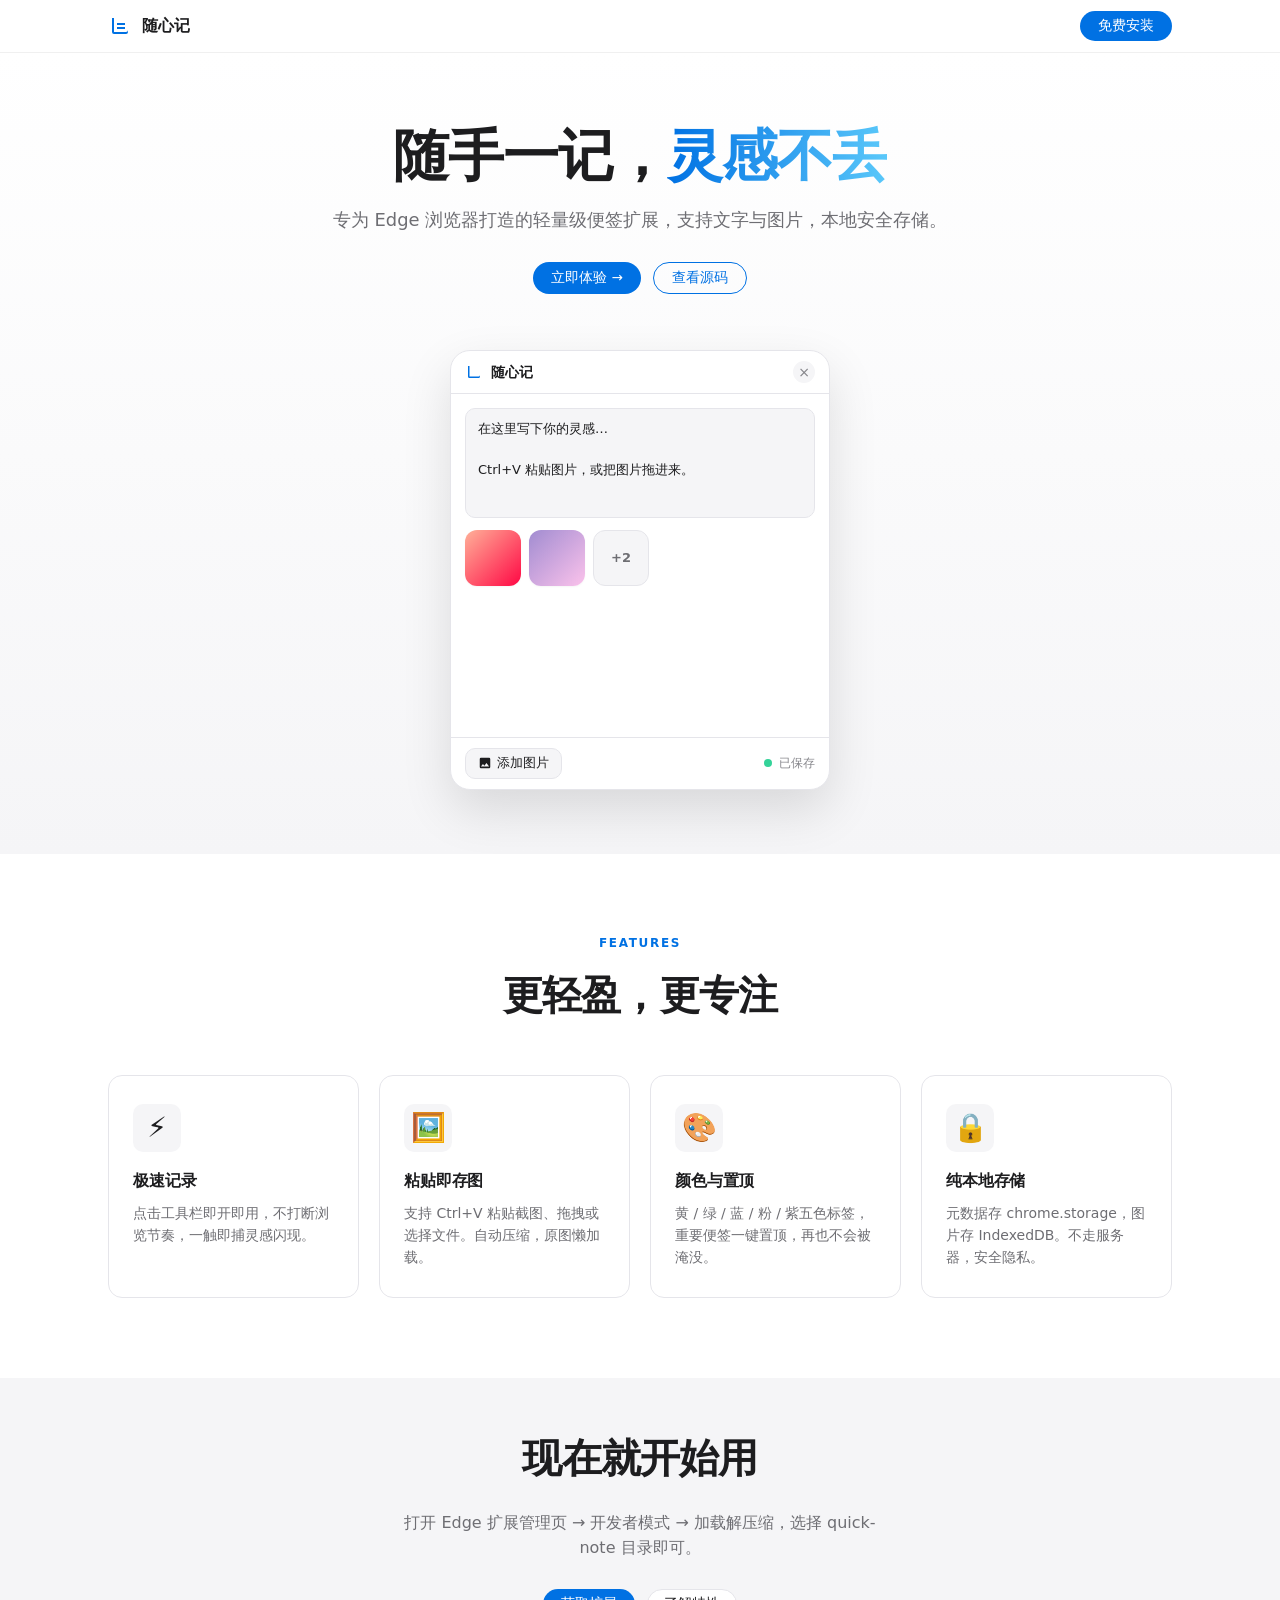
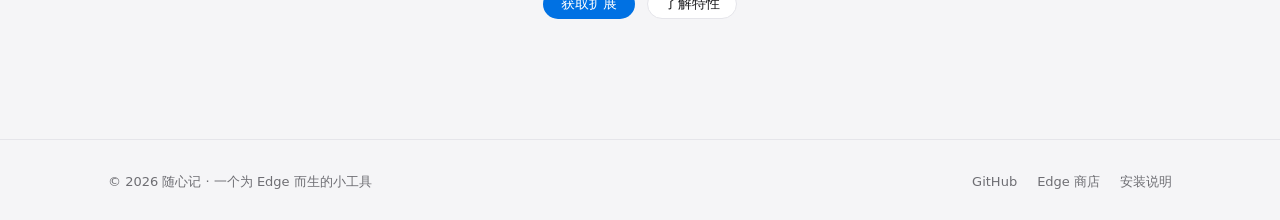
<file: edgeopen/index.html>
<!DOCTYPE html>
<html lang="zh-CN">
<head>
<meta charset="utf-8">
<meta name="viewport" content="width=device-width, initial-scale=1">
<title>随心记 · 专为 Edge 打造的轻量级便签扩展</title>
<meta name="description" content="随心记 — 专为 Edge 浏览器打造的轻量级便签扩展，支持文字与图片，本地安全存储。">
<style>
/* ====== 设计令牌 ====== */
:root {
  /* Apple 风格纯净蓝主色 */
  --brand: #0071E3;
  --brand-hover: #0077ED;
  --brand-soft: #E8F1FD;

  /* 文本 */
  --text: #1D1D1F;
  --text-secondary: #6E6E73;
  --text-tertiary: #86868B;

  /* 背景 */
  --bg: #FFFFFF;
  --bg-alt: #F5F5F7;
  --bg-elevated: #FFFFFF;

  /* 边框 / 分隔 */
  --border: #E5E5EA;
  --border-soft: rgba(0,0,0,.06);

  /* 阴影 */
  --shadow-xs: 0 1px 2px rgba(0,0,0,.04);
  --shadow-sm: 0 4px 12px rgba(0,0,0,.06);
  --shadow-md: 0 10px 30px rgba(0,0,0,.08);
  --shadow-lg: 0 20px 50px rgba(0,0,0,.12);

  /* 圆角 */
  --radius-xs: 6px;
  --radius-sm: 10px;
  --radius-md: 14px;
  --radius-lg: 20px;
  --radius-xl: 28px;
}

/* ====== 深色模式 ====== */
@media (prefers-color-scheme: dark) {
  :root {
    --brand: #0A84FF;
    --brand-hover: #409CFF;
    --brand-soft: rgba(10,132,255,.15);

    --text: #F5F5F7;
    --text-secondary: #A1A1A6;
    --text-tertiary: #6E6E73;

    --bg: #000000;
    --bg-alt: #1C1C1E;
    --bg-elevated: #2C2C2E;

    --border: #38383A;
    --border-soft: rgba(255,255,255,.08);

    --shadow-xs: 0 1px 2px rgba(0,0,0,.4);
    --shadow-sm: 0 4px 12px rgba(0,0,0,.45);
    --shadow-md: 0 10px 30px rgba(0,0,0,.55);
    --shadow-lg: 0 20px 50px rgba(0,0,0,.7);
  }
}

/* ====== 基础重置 ====== */
*, *::before, *::after { box-sizing: border-box; margin: 0; padding: 0; }
html { scroll-behavior: smooth; }
body {
  font-family: system-ui, -apple-system, "SF Pro Display", "Segoe UI",
    "PingFang SC", "Microsoft YaHei", sans-serif;
  font-size: 16px;
  line-height: 1.6;
  color: var(--text);
  background: var(--bg);
  -webkit-font-smoothing: antialiased;
  -moz-osx-font-smoothing: grayscale;
  min-height: 100vh;
}
img, svg { display: block; max-width: 100%; }
button { font-family: inherit; cursor: pointer; border: none; background: none; }
a { color: inherit; text-decoration: none; }

/* ====== 布局容器 ====== */
.container {
  max-width: 1120px;
  margin: 0 auto;
  padding: 0 28px;
}

/* ====== 顶部导航 ====== */
.nav {
  position: sticky;
  top: 0;
  z-index: 50;
  background: rgba(255,255,255,.8);
  backdrop-filter: saturate(180%) blur(20px);
  -webkit-backdrop-filter: saturate(180%) blur(20px);
  border-bottom: 1px solid var(--border-soft);
}
@media (prefers-color-scheme: dark) {
  .nav { background: rgba(0,0,0,.72); }
}
.nav-inner {
  display: flex;
  align-items: center;
  justify-content: space-between;
  height: 52px;
}
.brand {
  display: flex;
  align-items: center;
  gap: 10px;
  font-weight: 600;
  font-size: 16px;
  color: var(--text);
}
.brand-icon {
  width: 24px;
  height: 24px;
  color: var(--brand);
}
.brand-name { letter-spacing: .01em; }

/* ====== 按钮 ====== */
.btn {
  display: inline-flex;
  align-items: center;
  gap: 6px;
  padding: 8px 18px;
  border-radius: 980px;
  font-size: 13.5px;
  font-weight: 500;
  line-height: 1;
  transition: transform .2s ease, box-shadow .2s ease, background .2s ease, color .2s ease;
}
.btn-primary {
  background: var(--brand);
  color: #fff;
}
.btn-primary:hover {
  background: var(--brand-hover);
  transform: translateY(-1px);
  box-shadow: var(--shadow-sm);
}
.btn-primary:active { transform: translateY(0); }

.btn-secondary {
  background: transparent;
  color: var(--brand);
  border: 1px solid var(--brand);
}
.btn-secondary:hover {
  background: var(--brand-soft);
  transform: translateY(-1px);
}

.btn-ghost {
  background: var(--bg-elevated);
  color: var(--text);
  border: 1px solid var(--border);
  padding: 7px 16px;
}
.btn-ghost:hover {
  transform: translateY(-1px);
  box-shadow: var(--shadow-xs);
  border-color: var(--text-tertiary);
}

/* ====== Hero ====== */
.hero {
  padding: 72px 0 64px;
  text-align: center;
  background: linear-gradient(180deg, transparent 0%, var(--bg-alt) 100%);
}
.hero-title {
  font-size: clamp(36px, 5vw, 56px);
  font-weight: 700;
  line-height: 1.12;
  letter-spacing: -.02em;
  margin-bottom: 18px;
}
.hero-title .highlight {
  color: var(--brand);
  background: linear-gradient(90deg, var(--brand), #5AC8FA);
  -webkit-background-clip: text;
  background-clip: text;
  color: transparent;
}
.hero-subtitle {
  font-size: clamp(15px, 1.4vw, 18px);
  color: var(--text-secondary);
  max-width: 620px;
  margin: 0 auto 28px;
  line-height: 1.6;
}
.hero-actions {
  display: flex;
  justify-content: center;
  gap: 12px;
  margin-bottom: 56px;
  flex-wrap: wrap;
}

/* ====== 弹窗预览（纯 CSS 复刻的扩展 popup） ====== */
.popup-mockup {
  width: 380px;
  height: 440px;
  margin: 0 auto;
  background: var(--bg-elevated);
  border-radius: var(--radius-lg);
  box-shadow: var(--shadow-lg);
  overflow: hidden;
  border: 1px solid var(--border);
  text-align: left;
  font-size: 13px;
  display: flex;
  flex-direction: column;
  animation: floaty 6s ease-in-out infinite;
}
@keyframes floaty {
  0%, 100% { transform: translateY(0); }
  50%      { transform: translateY(-6px); }
}

.popup-head {
  display: flex;
  align-items: center;
  justify-content: space-between;
  padding: 10px 14px;
  border-bottom: 1px solid var(--border);
  flex-shrink: 0;
}
.popup-title {
  display: flex;
  align-items: center;
  gap: 8px;
  font-weight: 600;
  font-size: 14px;
}
.popup-title-icon {
  width: 18px;
  height: 18px;
  color: var(--brand);
}
.popup-close {
  width: 22px; height: 22px;
  border-radius: 50%;
  background: var(--bg-alt);
  color: var(--text-tertiary);
  display: inline-flex;
  align-items: center;
  justify-content: center;
  font-size: 14px;
  line-height: 1;
}

.popup-body {
  flex: 1;
  padding: 14px;
  display: flex;
  flex-direction: column;
  gap: 12px;
}
.popup-input {
  width: 100%;
  min-height: 110px;
  border: 1px solid var(--border);
  border-radius: var(--radius-sm);
  padding: 10px 12px;
  font-family: inherit;
  font-size: 13px;
  color: var(--text);
  background: var(--bg-alt);
  line-height: 1.55;
  resize: none;
}
.popup-input::placeholder { color: var(--text-tertiary); }

.popup-thumbs {
  display: flex;
  gap: 8px;
}
.popup-thumb {
  width: 56px;
  height: 56px;
  border-radius: 12px;
  flex-shrink: 0;
  position: relative;
  overflow: hidden;
  box-shadow: var(--shadow-xs);
}
.popup-thumb:nth-child(1) {
  background: linear-gradient(135deg, #FFB199, #FF0844);
}
.popup-thumb:nth-child(2) {
  background: linear-gradient(135deg, #A18CD1, #FBC2EB);
}
.popup-thumb:nth-child(3) {
  background: linear-gradient(135deg, #84fab0, #8fd3f4);
}
.popup-thumb-more {
  width: 56px;
  height: 56px;
  border-radius: 12px;
  background: var(--bg-alt);
  color: var(--text-secondary);
  font-size: 13px;
  font-weight: 600;
  display: inline-flex;
  align-items: center;
  justify-content: center;
  flex-shrink: 0;
  border: 1px solid var(--border);
}

.popup-footer {
  padding: 10px 14px;
  border-top: 1px solid var(--border);
  display: flex;
  align-items: center;
  gap: 8px;
  flex-shrink: 0;
}
.popup-btn {
  display: inline-flex;
  align-items: center;
  gap: 5px;
  padding: 6px 12px;
  border-radius: var(--radius-sm);
  font-size: 12.5px;
  background: var(--bg-alt);
  color: var(--text);
  border: 1px solid var(--border);
}
.popup-btn:hover { border-color: var(--text-tertiary); }
.popup-saved {
  margin-left: auto;
  font-size: 11.5px;
  color: var(--text-tertiary);
}
.popup-dot {
  width: 8px; height: 8px; border-radius: 50%;
  background: #34D399;
  display: inline-block;
  animation: pulse 2s ease-in-out infinite;
}
@keyframes pulse {
  0%, 100% { opacity: 1; }
  50%      { opacity: .4; }
}

/* ====== 功能特性 ====== */
.features {
  padding: 80px 0;
  background: var(--bg);
}
.section-label {
  text-align: center;
  color: var(--brand);
  font-size: 12px;
  font-weight: 600;
  letter-spacing: .14em;
  text-transform: uppercase;
  margin-bottom: 10px;
}
.section-title {
  text-align: center;
  font-size: clamp(28px, 3.4vw, 40px);
  font-weight: 700;
  letter-spacing: -.02em;
  margin-bottom: 48px;
}

.feature-grid {
  display: grid;
  grid-template-columns: repeat(4, 1fr);
  gap: 20px;
}
.feature-card {
  background: var(--bg-elevated);
  border: 1px solid var(--border);
  border-radius: var(--radius-md);
  padding: 28px 24px;
  transition: transform .25s ease, box-shadow .25s ease;
}
.feature-card:hover {
  transform: translateY(-4px);
  box-shadow: var(--shadow-md);
}
.feature-icon {
  font-size: 28px;
  margin-bottom: 14px;
  width: 48px; height: 48px;
  display: inline-flex;
  align-items: center;
  justify-content: center;
  border-radius: var(--radius-sm);
  background: var(--bg-alt);
  margin-bottom: 16px;
}
.feature-card h3 {
  font-size: 16px;
  font-weight: 600;
  margin-bottom: 8px;
  letter-spacing: -.01em;
}
.feature-card p {
  font-size: 14px;
  color: var(--text-secondary);
  line-height: 1.6;
}

/* ====== 底部 ====== */
.footer {
  padding: 32px 0 28px;
  border-top: 1px solid var(--border);
  background: var(--bg-alt);
}
.footer-inner {
  display: flex;
  justify-content: space-between;
  align-items: center;
  flex-wrap: wrap;
  gap: 16px;
  font-size: 13px;
  color: var(--text-secondary);
}
.footer-links {
  display: flex;
  gap: 20px;
}
.footer-links a {
  color: var(--text-secondary);
  transition: color .15s;
}
.footer-links a:hover { color: var(--brand); }

/* ====== 响应式 ====== */
@media (max-width: 900px) {
  .feature-grid {
    grid-template-columns: repeat(2, 1fr);
  }
}
@media (max-width: 640px) {
  .hero { padding: 48px 0 40px; }
  .popup-mockup { width: 320px; height: 400px; }
  .feature-grid {
    grid-template-columns: 1fr;
  }
  .nav-inner { height: 48px; }
  .btn { padding: 7px 14px; font-size: 13px; }
  .footer-inner { flex-direction: column; text-align: center; }
}

/* ====== 平滑入场 ====== */
.fade-in {
  animation: fadeUp .7s ease-out both;
}
@keyframes fadeUp {
  from { opacity: 0; transform: translateY(12px); }
  to   { opacity: 1; transform: translateY(0); }
}
</style>
</head>

<body>

<!-- ========== 顶部导航 ========== -->
<nav class="nav">
  <div class="container nav-inner">
    <a href="#" class="brand">
      <!-- 内联 SVG 便签图标 -->
      <svg class="brand-icon" viewBox="0 0 24 24" aria-hidden="true">
        <path fill="currentColor" d="M4 4h12a4 4 0 0 1 4 4v10a2 2 0 0 1-2 2H6a2 2 0 0 1-2-2V4zm2 0v14h12a2 2 0 0 0 2-2V8a4 4 0 0 0-4-4H6zm3 5h8v2H9V9zm0 4h8v2H9v-2z"/>
      </svg>
      <span class="brand-name">随心记</span>
    </a>
    <a href="#install" class="btn btn-primary">免费安装</a>
  </div>
</nav>

<!-- ========== Hero 首屏 ========== -->
<section class="hero">
  <div class="container">
    <h1 class="hero-title fade-in">
      随手一记，<span class="highlight">灵感不丢</span>
    </h1>
    <p class="hero-subtitle fade-in">
      专为 Edge 浏览器打造的轻量级便签扩展，支持文字与图片，本地安全存储。
    </p>

    <div class="hero-actions fade-in">
      <a href="#install" class="btn btn-primary">立即体验 →</a>
      <a href="#" class="btn btn-secondary">查看源码</a>
    </div>

    <!-- ========== 扩展弹窗复刻 ========== -->
    <div class="popup-mockup fade-in" aria-hidden="true">
      <div class="popup-head">
        <span class="popup-title">
          <svg class="popup-title-icon" viewBox="0 0 24 24" aria-hidden="true">
            <path fill="currentColor" d="M4 4h12a4 4 0 0 1 4 4v10a2 2 0 0 1-2 2H6a2 2 0 0 1-2-2V4zm2 0v14h12a2 2 0 0 0 2-2V8a4 4 0 0 0-4-4H6z"/>
          </svg>
          随心记
        </span>
        <span class="popup-close">×</span>
      </div>

      <div class="popup-body">
        <textarea class="popup-input" readonly>在这里写下你的灵感…

Ctrl+V 粘贴图片，或把图片拖进来。</textarea>

        <div class="popup-thumbs">
          <div class="popup-thumb"></div>
          <div class="popup-thumb"></div>
          <div class="popup-thumb-more">+2</div>
        </div>
      </div>

      <div class="popup-footer">
        <button class="popup-btn">
          <svg width="14" height="14" viewBox="0 0 24 24" aria-hidden="true">
            <path fill="currentColor" d="M21 19V5a2 2 0 0 0-2-2H5a2 2 0 0 0-2 2v14a2 2 0 0 0 2 2h14a2 2 0 0 0 2-2zM8.5 13.5l2.5 3 3.5-4.5 4.5 6H5l3.5-4.5z"/>
          </svg>
          添加图片
        </button>
        <span class="popup-saved">
          <span class="popup-dot"></span> &nbsp;已保存
        </span>
      </div>
    </div>
  </div>
</section>

<!-- ========== 功能特性 ========== -->
<section class="features" id="features">
  <div class="container">
    <div class="section-label">Features</div>
    <h2 class="section-title">更轻盈，更专注</h2>

    <div class="feature-grid">
      <article class="feature-card">
        <div class="feature-icon">⚡</div>
        <h3>极速记录</h3>
        <p>点击工具栏即开即用，不打断浏览节奏，一触即捕灵感闪现。</p>
      </article>

      <article class="feature-card">
        <div class="feature-icon">🖼️</div>
        <h3>粘贴即存图</h3>
        <p>支持 Ctrl+V 粘贴截图、拖拽或选择文件。自动压缩，原图懒加载。</p>
      </article>

      <article class="feature-card">
        <div class="feature-icon">🎨</div>
        <h3>颜色与置顶</h3>
        <p>黄 / 绿 / 蓝 / 粉 / 紫五色标签，重要便签一键置顶，再也不会被淹没。</p>
      </article>

      <article class="feature-card">
        <div class="feature-icon">🔒</div>
        <h3>纯本地存储</h3>
        <p>元数据存 chrome.storage，图片存 IndexedDB。不走服务器，安全隐私。</p>
      </article>
    </div>
  </div>
</section>

<!-- ========== 安装 ========== -->
<section style="padding: 48px 0 64px; background: var(--bg-alt);" id="install">
  <div class="container" style="text-align:center;">
    <h2 class="section-title" style="margin-bottom:20px;">现在就开始用</h2>
    <p style="color: var(--text-secondary); margin-bottom: 28px; max-width: 480px; margin-left:auto; margin-right:auto;">
      打开 Edge 扩展管理页 → 开发者模式 → 加载解压缩，选择 quick-note 目录即可。
    </p>
    <div class="hero-actions">
      <a href="#" class="btn btn-primary">获取扩展</a>
      <a href="#features" class="btn btn-ghost">了解特性</a>
    </div>
  </div>
</section>

<!-- ========== 页脚 ========== -->
<footer class="footer">
  <div class="container footer-inner">
    <span>© 2026 随心记 · 一个为 Edge 而生的小工具</span>
    <div class="footer-links">
      <a href="#" target="_blank" rel="noopener">GitHub</a>
      <a href="#" target="_blank" rel="noopener">Edge 商店</a>
      <a href="#" id="install-hint">安装说明</a>
    </div>
  </div>
</footer>

<script>
// ======== 底部安装说明提示 ========
document.getElementById('install-hint').addEventListener('click', (e) => {
  e.preventDefault();
  alert('把 quick-note 文件夹拖到 Edge 的 edge://extensions 页面即可完成安装。');
});

// ======== 卡片入场（IntersectionObserver 懒动画） ========
const cards = document.querySelectorAll('.feature-card');
if ('IntersectionObserver' in window) {
  const io = new IntersectionObserver((entries) => {
    entries.forEach((entry) => {
      if (entry.isIntersecting) {
        entry.target.classList.add('fade-in');
        io.unobserve(entry.target);
      }
    });
  }, { threshold: 0.12 });
  cards.forEach(c => io.observe(c));
} else {
  cards.forEach(c => c.classList.add('fade-in'));
}
</script>

</body>
</html>
</file>
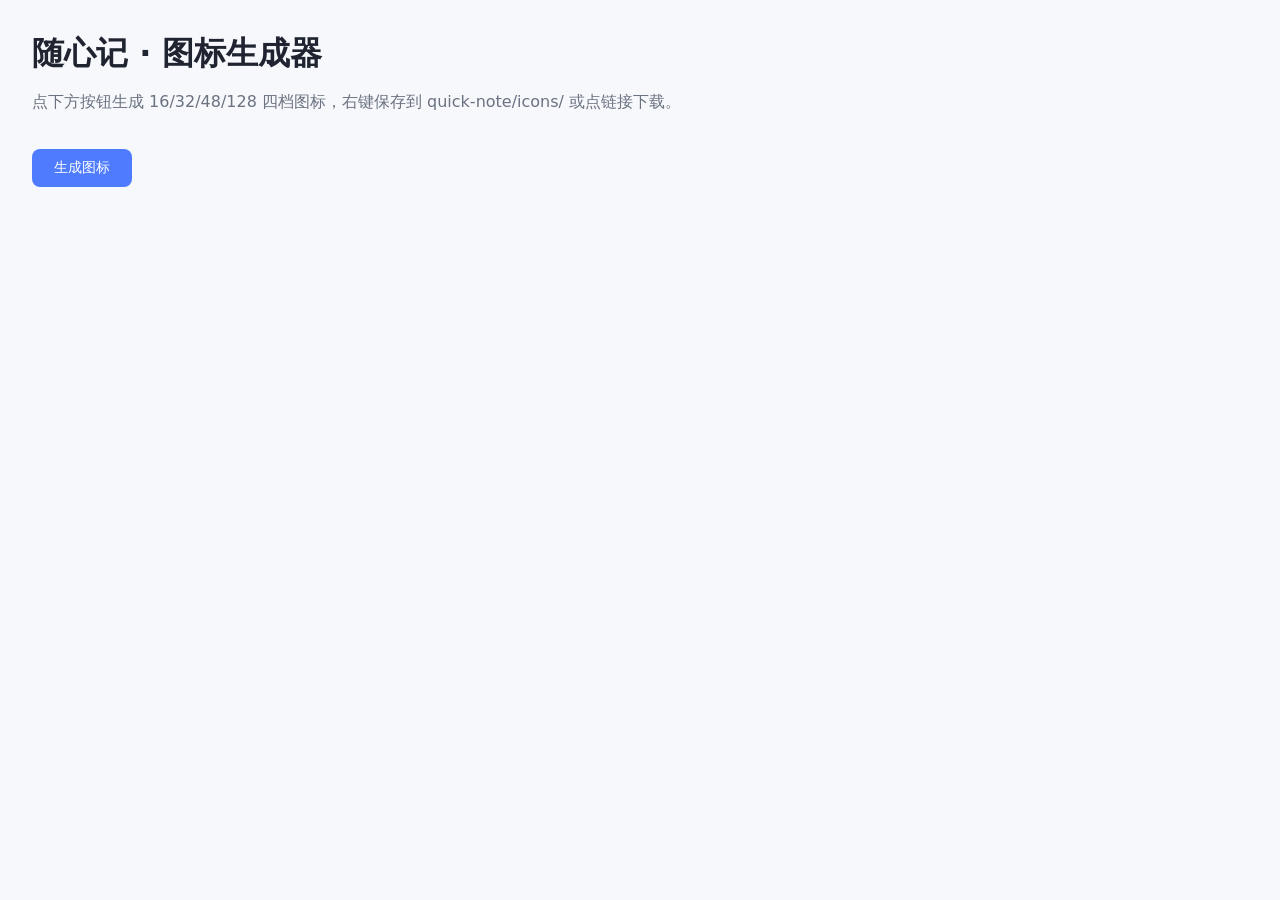
<file: edgeopen/quick-note/make-icons.html>
<!doctype html>
<html lang="zh-CN">
<head>
  <meta charset="utf-8">
  <title>随心记 · 图标生成器</title>
  <style>
    body { font-family: system-ui, sans-serif; padding: 24px; background: #F7F8FC; color: #1F2430; }
    h1 { margin: 0 0 6px; }
    p { color: #6B7280; }
    .row { display: flex; gap: 24px; margin-top: 24px; flex-wrap: wrap; }
    .card { background: #fff; padding: 14px; border-radius: 10px; box-shadow: 0 1px 3px rgba(0,0,0,.08); text-align: center; }
    canvas { display: block; background: #fff; border-radius: 8px; }
    button { margin-top: 20px; padding: 10px 22px; font-size: 14px; border: none; background: #4F7CFF; color: #fff; border-radius: 8px; cursor: pointer; }
    button:hover { background: #3B6BF0; }
    .dl-list { margin-top: 14px; display: flex; gap: 10px; flex-wrap: wrap; }
    .dl-list a { padding: 6px 14px; background: #EEF2FF; color: #4F7CFF; border-radius: 6px; text-decoration: none; font-size: 13px; }
    .dl-list a:hover { background: #4F7CFF; color: #fff; }
  </style>
</head>
<body>
  <h1>随心记 · 图标生成器</h1>
  <p>点下方按钮生成 16/32/48/128 四档图标，右键保存到 quick-note/icons/ 或点链接下载。</p>
  <button id="gen">生成图标</button>
  <div class="row" id="row"></div>
  <div class="dl-list" id="dl" hidden></div>
  <script>
    function drawIcon(size) {
      const c = document.createElement('canvas');
      c.width = size; c.height = size;
      const ctx = c.getContext('2d');

      // 背景圆角方块
      const pad = size * 0.08;
      const radius = size * 0.22;
      const grad = ctx.createLinearGradient(0, 0, size, size);
      grad.addColorStop(0, '#4F7CFF');
      grad.addColorStop(1, '#6B8EFF');
      ctx.fillStyle = grad;
      roundRect(ctx, pad, pad, size - pad * 2, size - pad * 2, radius);
      ctx.fill();

      // 笔记本图形
      const cx = size / 2, cy = size / 2;
      const w = size * 0.54, h = size * 0.6;
      const x = cx - w / 2, y = cy - h / 2 + size * 0.02;

      ctx.fillStyle = '#FFFFFF';
      roundRect(ctx, x, y, w, h, size * 0.06);
      ctx.fill();

      // 顶部蓝色标签
      ctx.fillStyle = '#4F7CFF';
      roundRect(ctx, x, y, w, h * 0.24, size * 0.06);
      ctx.fill();
      // 补圆角上方
      ctx.fillStyle = '#4F7CFF';
      ctx.fillRect(x, y + h * 0.18, w, h * 0.08);

      // 横线
      ctx.strokeStyle = '#C5CCDC';
      ctx.lineWidth = Math.max(1, size * 0.015);
      const lines = 3;
      for (let i = 1; i <= lines; i++) {
        const ly = y + h * (0.38 + i * 0.14);
        ctx.beginPath();
        ctx.moveTo(x + w * 0.15, ly);
        ctx.lineTo(x + w * 0.85, ly);
        ctx.stroke();
      }

      // 加号角标
      const badgeR = size * 0.11;
      const bx = size - pad - badgeR, by = pad + badgeR;
      ctx.fillStyle = '#10B981';
      ctx.beginPath();
      ctx.arc(bx, by, badgeR, 0, Math.PI * 2);
      ctx.fill();
      ctx.fillStyle = '#fff';
      ctx.fillRect(bx - size * 0.04, by - size * 0.008, size * 0.08, size * 0.016);
      ctx.fillRect(bx - size * 0.008, by - size * 0.04, size * 0.016, size * 0.08);

      return c;
    }
    function roundRect(ctx, x, y, w, h, r) {
      r = Math.min(r, w / 2, h / 2);
      ctx.beginPath();
      ctx.moveTo(x + r, y);
      ctx.lineTo(x + w - r, y);
      ctx.quadraticCurveTo(x + w, y, x + w, y + r);
      ctx.lineTo(x + w, y + h - r);
      ctx.quadraticCurveTo(x + w, y + h, x + w - r, y + h);
      ctx.lineTo(x + r, y + h);
      ctx.quadraticCurveTo(x, y + h, x, y + h - r);
      ctx.lineTo(x, y + r);
      ctx.quadraticCurveTo(x, y, x + r, y);
      ctx.closePath();
    }
    function download(canvas, name) {
      const a = document.createElement('a');
      a.href = canvas.toDataURL('image/png');
      a.download = name;
      a.textContent = name;
      return a;
    }

    document.getElementById('gen').onclick = () => {
      const row = document.getElementById('row');
      const dl = document.getElementById('dl');
      row.innerHTML = '';
      dl.innerHTML = '';
      dl.hidden = false;
      [16, 32, 48, 128].forEach(s => {
        const card = document.createElement('div');
        card.className = 'card';
        const c = drawIcon(s);
        c.style.width = s * 2 + 'px';
        c.style.height = s * 2 + 'px';
        card.appendChild(c);
        const label = document.createElement('div');
        label.style.marginTop = '8px';
        label.style.color = '#6B7280';
        label.textContent = `icon${s}.png`;
        card.appendChild(label);
        row.appendChild(card);

        const a = download(c, `icon${s}.png`);
        dl.appendChild(a);
      });
    };
  </script>
</body>
</html>
</file>
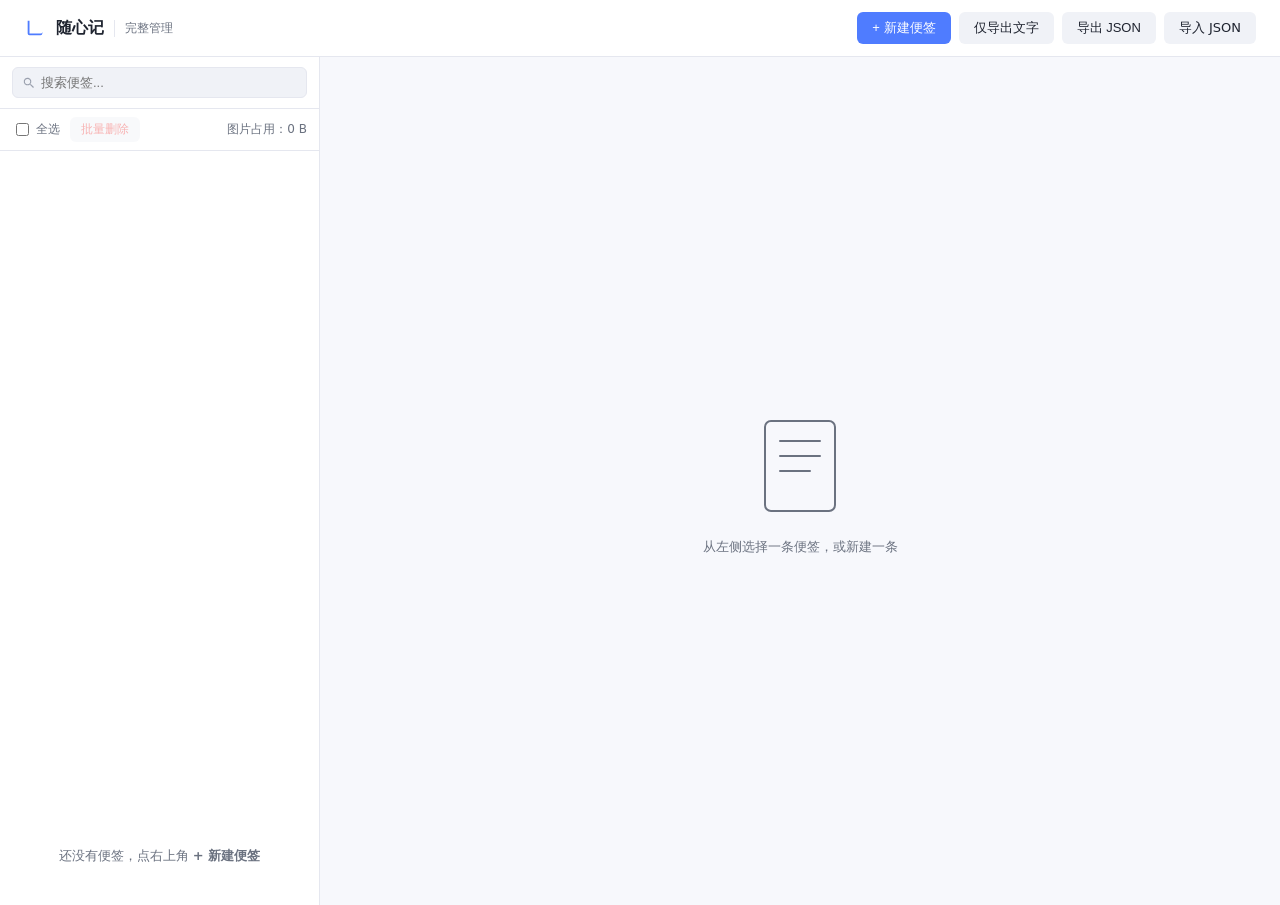
<file: edgeopen/quick-note/manager.html>
<!doctype html>
<html lang="zh-CN">
<head>
  <meta charset="utf-8">
  <meta name="viewport" content="width=device-width, initial-scale=1">
  <link rel="stylesheet" href="manager.css">
  <title>随心记 · 管理</title>
</head>
<body>
  <header class="m-topbar">
    <div class="m-brand">
      <svg viewBox="0 0 24 24" width="22" height="22" aria-hidden="true">
        <path fill="currentColor" d="M4 4h12a4 4 0 0 1 4 4v10a2 2 0 0 1-2 2H6a2 2 0 0 1-2-2V4zm2 0v14h12a2 2 0 0 0 2-2V8a4 4 0 0 0-4-4H6z"/>
      </svg>
      <h1>随心记</h1>
      <span class="m-sub">完整管理</span>
    </div>
    <div class="m-actions">
      <button class="btn" id="btn-new">+ 新建便签</button>
      <button class="btn btn-secondary" id="btn-export-text">仅导出文字</button>
      <button class="btn btn-secondary" id="btn-export">导出 JSON</button>
      <label class="btn btn-secondary file-label">
        导入 JSON
        <input type="file" id="file-import" accept="application/json,.json" hidden>
      </label>
    </div>
  </header>

  <div class="m-layout">
    <!-- 左栏 -->
    <aside class="m-left">
      <div class="m-left-search">
        <input type="text" id="search-input" placeholder="搜索便签...">
        <button class="btn-icon" id="btn-clear-search" hidden>×</button>
      </div>
      <div class="m-left-tools">
        <label class="chk"><input type="checkbox" id="chk-all"> 全选</label>
        <button class="btn-danger-sm" id="btn-batch-del" disabled>批量删除</button>
        <span class="m-stat" id="m-stat">图片占用：—</span>
      </div>
      <ul class="m-list" id="m-list"></ul>
      <div class="m-empty" id="m-empty" hidden>
        <div>还没有便签，点右上角 <b>+ 新建便签</b></div>
      </div>
    </aside>

    <!-- 右栏 -->
    <main class="m-right">
      <div class="m-detail" id="m-detail" hidden>
        <div class="m-detail-header">
          <input type="text" id="d-title" placeholder="标题（可选）" maxlength="80">
          <div class="m-color-row" id="d-color-row">
            <button class="color-dot" data-color="yellow"  style="background:#FFE58F"></button>
            <button class="color-dot" data-color="green"   style="background:#B7EB8F"></button>
            <button class="color-dot" data-color="blue"    style="background:#91CAFF"></button>
            <button class="color-dot" data-color="pink"    style="background:#FFA3C0"></button>
            <button class="color-dot" data-color="purple"  style="background:#D3ADF7"></button>
          </div>
        </div>
        <textarea id="d-content" placeholder="在这里输入..." rows="10"></textarea>

        <div class="m-images-title">图片（<span id="d-img-count">0</span>）</div>
        <div class="m-images" id="d-images"></div>

        <div class="m-dropzone" id="d-dropzone">
          <div class="dz-hint">
            <svg viewBox="0 0 48 48" width="32" height="32" aria-hidden="true">
              <path fill="currentColor" d="M24 4L34 18h-6v14H20V18h-6z"/>
              <path fill="none" stroke="currentColor" stroke-width="2" stroke-linecap="round" d="M8 38h32"/>
            </svg>
            <div>拖拽图片到这里，或按「粘贴」</div>
          </div>
          <div class="dz-actions">
            <button class="btn btn-secondary" id="d-btn-add">添加图片</button>
            <input type="file" id="d-file-input" accept="image/*" multiple hidden>
          </div>
        </div>

        <footer class="m-detail-footer">
          <span class="save-status" id="d-save-status">已保存</span>
          <button class="btn" id="d-btn-save">保存</button>
          <button class="btn btn-danger" id="d-btn-del">删除</button>
        </footer>
      </div>
      <div class="m-no-selection" id="m-no-selection">
        <svg viewBox="0 0 120 120" width="120" height="120" aria-hidden="true">
          <g fill="none" stroke="currentColor" stroke-width="2" stroke-linecap="round" stroke-linejoin="round">
            <rect x="25" y="15" width="70" height="90" rx="6"/>
            <path d="M40 35h40M40 50h40M40 65h30"/>
          </g>
        </svg>
        <div>从左侧选择一条便签，或新建一条</div>
      </div>
    </main>
  </div>

  <div id="toast" class="toast" hidden></div>

  <script src="imageUtils.js"></script>
  <script src="imageStore.js"></script>
  <script src="storage.js"></script>
  <script src="manager.js"></script>
</body>
</html>
</file>
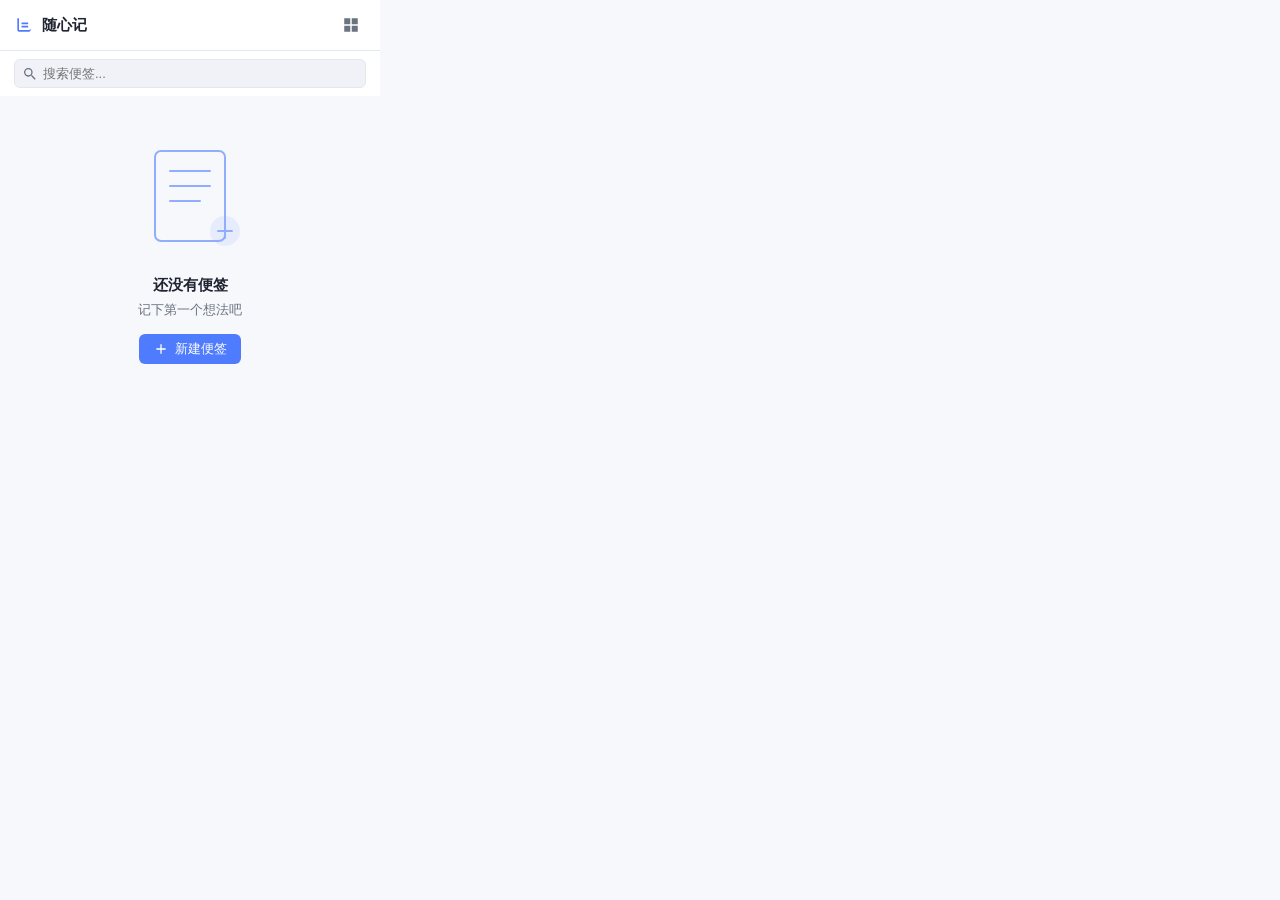
<file: edgeopen/quick-note/popup.html>
<!doctype html>
<html lang="zh-CN">
<head>
  <meta charset="utf-8">
  <link rel="stylesheet" href="popup.css">
  <title>随心记</title>
</head>
<body>
  <!-- 顶部标题栏 -->
  <header class="topbar">
    <div class="brand">
      <svg class="brand-icon" viewBox="0 0 24 24" aria-hidden="true">
        <path fill="currentColor" d="M4 4h12a4 4 0 0 1 4 4v10a2 2 0 0 1-2 2H6a2 2 0 0 1-2-2V4zm2 0v14h12a2 2 0 0 0 2-2V8a4 4 0 0 0-4-4H6zm3 5h8v2H9V9zm0 4h8v2H9v-2z"/>
      </svg>
      <span>随心记</span>
    </div>
    <button class="btn-icon" id="btn-manager" title="全屏管理">
      <svg viewBox="0 0 24 24" width="18" height="18" aria-hidden="true">
        <path fill="currentColor" d="M3 3h8v8H3V3zm10 0h8v8h-8V3zM3 13h8v8H3v-8zm10 0h8v8h-8v-8z"/>
      </svg>
    </button>
  </header>

  <!-- 搜索栏 -->
  <div class="search-bar">
    <svg viewBox="0 0 24 24" width="16" height="16" class="search-icon" aria-hidden="true">
      <path fill="currentColor" d="M15.5 14h-.79l-.28-.27a6.5 6.5 0 1 0-.7.7l.27.28v.79l5 4.99L20.49 19l-4.99-5zm-6 0A4.5 4.5 0 1 1 14 9.5 4.5 4.5 0 0 1 9.5 14z"/>
    </svg>
    <input type="text" id="search-input" placeholder="搜索便签..." maxlength="200">
    <button class="btn-icon" id="btn-clear-search" title="清除搜索" hidden>
      <svg viewBox="0 0 24 24" width="16" height="16" aria-hidden="true">
        <path fill="currentColor" d="M19 6.41L17.59 5 12 10.59 6.41 5 5 6.41 10.59 12 5 17.59 6.41 19 12 13.41 17.59 19 19 17.59 13.41 12z"/>
      </svg>
    </button>
  </div>

  <!-- 列表区（trigger 卡片作为第一个子项动态插入） -->
  <main id="notes-list" class="notes-list">
    <!-- 动态生成：[trigger 卡片, note-card, note-card, ...] -->
  </main>

  <!-- 空状态 -->
  <div id="empty-state" class="empty-state" hidden>
    <svg class="empty-svg" viewBox="0 0 120 120" width="120" height="120" aria-hidden="true">
      <g fill="none" stroke="currentColor" stroke-width="2" stroke-linecap="round" stroke-linejoin="round">
        <rect x="25" y="15" width="70" height="90" rx="6"/>
        <path d="M40 35h40M40 50h40M40 65h30"/>
        <circle cx="95" cy="95" r="15" fill="currentColor" stroke="none" opacity=".15"/>
        <path d="M95 88v14M88 95h14"/>
      </g>
    </svg>
    <div class="empty-title">还没有便签</div>
    <div class="empty-sub">记下第一个想法吧</div>
    <button class="btn-primary" id="btn-new-empty">
      <svg viewBox="0 0 24 24" width="16" height="16" aria-hidden="true"><path fill="currentColor" d="M19 13h-6v6h-2v-6H5v-2h6V5h2v6h6z"/></svg>
      新建便签
    </button>
  </div>

  <!-- 新建便签编辑区（覆盖层，absolute 覆盖 notes-list） -->
  <section id="editor" class="editor" hidden>
    <div class="editor-header">
      <input type="text" id="note-title" class="note-title" placeholder="标题（可选）" maxlength="80">
      <button class="btn-icon" id="btn-cancel" title="取消">
        <svg viewBox="0 0 24 24" width="18" height="18" aria-hidden="true">
          <path fill="currentColor" d="M19 6.41L17.59 5 12 10.59 6.41 5 5 6.41 10.59 12 5 17.59 6.41 19 12 13.41 17.59 19 19 17.59 13.41 12z"/>
        </svg>
      </button>
    </div>

    <textarea id="note-content" class="note-content" placeholder="在这里输入内容，Ctrl+V 粘贴图片，或把图片拖进来..." rows="3"></textarea>

    <!-- 颜色 -->
    <div class="color-row" id="color-row">
      <button class="color-dot" data-color="yellow" style="background:#FFE58F"></button>
      <button class="color-dot" data-color="green"  style="background:#B7EB8F"></button>
      <button class="color-dot" data-color="blue"   style="background:#91CAFF"></button>
      <button class="color-dot" data-color="pink"   style="background:#FFA3C0"></button>
      <button class="color-dot" data-color="purple" style="background:#D3ADF7"></button>
    </div>

    <!-- 图片预览 -->
    <div id="image-preview-row" class="image-preview-row" hidden></div>

    <!-- 拖拽提示遮罩 -->
    <div id="drop-overlay" class="drop-overlay" hidden>
      <div class="drop-hint">
        <svg viewBox="0 0 48 48" width="48" height="48" aria-hidden="true">
          <path fill="currentColor" d="M24 4L34 18h-6v14H20V18h-6z"/>
          <path fill="none" stroke="currentColor" stroke-width="2" stroke-linecap="round" d="M8 38h32"/>
        </svg>
        <div>松开即可添加图片</div>
      </div>
    </div>

    <!-- 底部工具条 -->
    <footer class="editor-footer">
      <button class="btn-secondary" id="btn-add-image" title="添加图片">
        <svg viewBox="0 0 24 24" width="16" height="16" aria-hidden="true">
          <path fill="currentColor" d="M21 19V5a2 2 0 0 0-2-2H5a2 2 0 0 0-2 2v14a2 2 0 0 0 2 2h14a2 2 0 0 0 2-2zM8.5 13.5l2.5 3 3.5-4.5 4.5 6H5l3.5-4.5z"/>
        </svg>
        添加图片
      </button>
      <input type="file" id="file-input" accept="image/*" multiple hidden>
      <span class="save-status" id="save-status">已保存</span>
      <button class="btn-primary" id="btn-save">保存</button>
    </footer>
  </section>

  <!-- Lightbox -->
  <div id="lightbox" class="lightbox" hidden>
    <button class="lb-close" id="lb-close" aria-label="关闭">
      <svg viewBox="0 0 24 24" width="20" height="20"><path fill="currentColor" d="M19 6.41L17.59 5 12 10.59 6.41 5 5 6.41 10.59 12 5 17.59 6.41 19 12 13.41 17.59 19 19 17.59 13.41 12z"/></svg>
    </button>
    <button class="lb-nav lb-prev" id="lb-prev" aria-label="上一张">
      <svg viewBox="0 0 24 24" width="24" height="24"><path fill="currentColor" d="M15.41 16.59L10.83 12l4.58-4.59L14 6l-6 6 6 6z"/></svg>
    </button>
    <button class="lb-nav lb-next" id="lb-next" aria-label="下一张">
      <svg viewBox="0 0 24 24" width="24" height="24"><path fill="currentColor" d="M10 6L8.59 7.41 13.17 12l-4.58 4.59L10 18l6-6z"/></svg>
    </button>
    <img id="lb-img" alt="">
  </div>

  <!-- Toast -->
  <div id="toast" class="toast" hidden></div>

  <script src="imageUtils.js"></script>
  <script src="imageStore.js"></script>
  <script src="storage.js"></script>
  <script src="popup.js"></script>
</body>
</html>
</file>
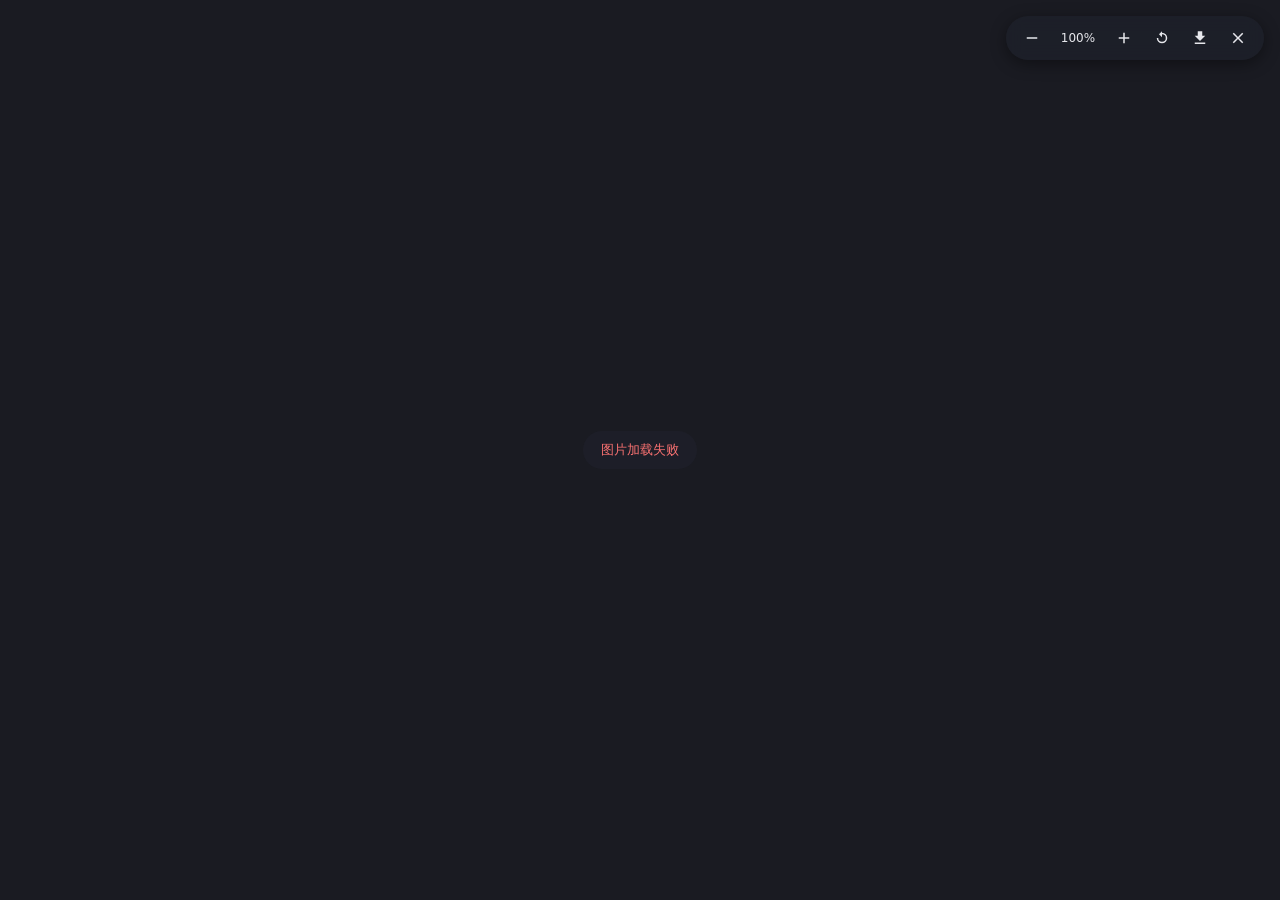
<file: edgeopen/quick-note/preview.html>
<!doctype html>
<html lang="zh-CN">
<head>
  <meta charset="utf-8">
  <meta name="viewport" content="width=device-width, initial-scale=1">
  <link rel="stylesheet" href="preview.css">
  <title>随心记 · 图片预览</title>
</head>
<body>
  <div class="viewer" id="viewer">
    <img id="img" alt="" draggable="false">
    <div class="toolbar">
      <button id="btn-zoom-out" title="缩小（-）">
        <svg viewBox="0 0 24 24" width="18" height="18"><path fill="currentColor" d="M19 13H5v-2h14v2z"/></svg>
      </button>
      <span class="zoom-label" id="zoom-label">100%</span>
      <button id="btn-zoom-in" title="放大（+）">
        <svg viewBox="0 0 24 24" width="18" height="18"><path fill="currentColor" d="M19 13h-6v6h-2v-6H5v-2h6V5h2v6h6z"/></svg>
      </button>
      <button id="btn-reset" title="重置（0）">
        <svg viewBox="0 0 24 24" width="18" height="18"><path fill="currentColor" d="M12 6V3l-4 4 4 4V7a5 5 0 1 1-5 5H5a7 7 0 1 0 7-7z"/></svg>
      </button>
      <button id="btn-download" title="下载原图">
        <svg viewBox="0 0 24 24" width="18" height="18"><path fill="currentColor" d="M19 9h-4V3H9v6H5l7 7 7-7zM5 18v2h14v-2H5z"/></svg>
      </button>
      <button id="btn-close" title="关闭（Esc）">
        <svg viewBox="0 0 24 24" width="18" height="18"><path fill="currentColor" d="M19 6.41L17.59 5 12 10.59 6.41 5 5 6.41 10.59 12 5 17.59 6.41 19 12 13.41 17.59 19 19 17.59 13.41 12z"/></svg>
      </button>
    </div>
    <div class="loading" id="loading">图片加载中…</div>
    <div class="error" id="error" hidden>图片加载失败</div>
  </div>
  <script src="imageStore.js"></script>
  <script src="preview.js"></script>
</body>
</html>
</file>
<file: edgeopen/quick-note/manager.css>
/* manager.css */

:root {
  --bg: #F7F8FC;
  --surface: #FFFFFF;
  --surface-2: #F0F2F7;
  --border: #E5E7EF;
  --text: #1F2430;
  --text-muted: #6B7280;
  --primary: #4F7CFF;
  --primary-hover: #3B6BF0;
  --primary-light: #EEF2FF;
  --danger: #EF4444;
  --danger-bg: #FEF2F2;
  --success: #10B981;
  --shadow-sm: 0 1px 2px rgba(16,24,40,.04), 0 1px 3px rgba(16,24,40,.06);
  --shadow-md: 0 4px 8px rgba(16,24,40,.06), 0 10px 20px rgba(16,24,40,.08);
  --radius: 8px;
  --radius-sm: 6px;
  --font: system-ui, -apple-system, "Segoe UI", "Microsoft YaHei", sans-serif;
}

@media (prefers-color-scheme: dark) {
  :root {
    --bg: #12131A;
    --surface: #1C1E27;
    --surface-2: #242732;
    --border: #2E3140;
    --text: #E6E7EC;
    --text-muted: #9AA0AE;
    --primary: #6B8EFF;
    --primary-hover: #8AA3FF;
    --primary-light: #253057;
    --danger: #F87171;
    --danger-bg: #3A1E1E;
  }
}

* { box-sizing: border-box; }
html, body {
  margin: 0; padding: 0;
  height: 100%;
  background: var(--bg);
  color: var(--text);
  font-family: var(--font);
  font-size: 13px;
  -webkit-font-smoothing: antialiased;
}

/* ===== Topbar ===== */
.m-topbar {
  display: flex; align-items: center; justify-content: space-between;
  padding: 12px 24px; background: var(--surface);
  border-bottom: 1px solid var(--border);
  position: sticky; top: 0; z-index: 10;
}
.m-brand { display: flex; align-items: center; gap: 10px; color: var(--primary); }
.m-brand h1 { margin: 0; font-size: 16px; color: var(--text); }
.m-sub { color: var(--text-muted); font-size: 12px; border-left: 1px solid var(--border); padding-left: 10px; }
.m-actions { display: flex; gap: 8px; align-items: center; }

/* ===== Layout ===== */
.m-layout {
  display: grid;
  grid-template-columns: 320px 1fr;
  height: calc(100vh - 52px);
}

/* ===== Left ===== */
.m-left {
  background: var(--surface);
  border-right: 1px solid var(--border);
  display: flex; flex-direction: column;
  overflow: hidden;
}
.m-left-search {
  padding: 10px 12px; position: relative;
  border-bottom: 1px solid var(--border);
}
.m-left-search input {
  width: 100%; padding: 7px 10px 7px 28px;
  border: 1px solid var(--border); background: var(--surface-2);
  border-radius: var(--radius-sm); color: var(--text); outline: none;
  font-size: 13px;
  transition: border-color .15s, box-shadow .15s;
}
.m-left-search input:focus { border-color: var(--primary); box-shadow: 0 0 0 3px var(--primary-light); }
.m-left-search::before {
  content: '';
  position: absolute; left: 22px; top: 50%;
  transform: translateY(-50%);
  width: 14px; height: 14px;
  background: url("data:image/svg+xml;utf8,<svg xmlns='http://www.w3.org/2000/svg' width='14' height='14' viewBox='0 0 24 24'><path fill='%239AA0AE' d='M15.5 14h-.79l-.28-.27a6.5 6.5 0 1 0-.7.7l.27.28v.79l5 4.99L20.49 19l-4.99-5zm-6 0A4.5 4.5 0 1 1 14 9.5 4.5 4.5 0 0 1 9.5 14z'/></svg>") center/cover no-repeat;
  pointer-events: none;
}

.m-left-tools {
  display: flex; align-items: center; gap: 10px; flex-wrap: wrap;
  padding: 8px 12px; border-bottom: 1px solid var(--border);
}
.chk { display: flex; align-items: center; gap: 4px; color: var(--text-muted); font-size: 12px; cursor: pointer; }
.m-stat { margin-left: auto; color: var(--text-muted); font-size: 12px; }

.m-list {
  list-style: none; margin: 0; padding: 4px; overflow-y: auto;
  flex: 1; scrollbar-width: thin;
}
.m-list::-webkit-scrollbar { width: 6px; }
.m-list::-webkit-scrollbar-thumb { background: var(--border); border-radius: 3px; }

.m-item {
  padding: 10px; margin: 2px 0;
  border-radius: var(--radius-sm); cursor: pointer;
  border-left: 3px solid transparent;
  display: flex; gap: 8px; align-items: flex-start;
  transition: background .1s;
}
.m-item:hover { background: var(--surface-2); }
.m-item.selected { background: var(--primary-light); }
.m-item[data-color="yellow"]  { border-left-color: #E0B82B; }
.m-item[data-color="green"]   { border-left-color: #4CAF50; }
.m-item[data-color="blue"]    { border-left-color: #2196F3; }
.m-item[data-color="pink"]    { border-left-color: #E91E63; }
.m-item[data-color="purple"]  { border-left-color: #9C27B0; }

.m-item-ck { flex-shrink: 0; margin-top: 3px; }
.m-item-body { flex: 1; min-width: 0; }
.m-item-title { font-weight: 600; font-size: 13px; overflow: hidden; text-overflow: ellipsis; white-space: nowrap; }
.m-item-content { font-size: 12px; color: var(--text-muted); display: -webkit-box; -webkit-line-clamp: 2; -webkit-box-orient: vertical; overflow: hidden; }
.m-item-meta { font-size: 11px; color: var(--text-muted); margin-top: 4px; display: flex; gap: 6px; }
.m-item-meta .pin { color: #F59E0B; }
.m-item-badge {
  background: var(--primary-light); color: var(--primary);
  padding: 0 6px; border-radius: 10px; font-size: 11px; font-weight: 500;
}

.m-empty { padding: 40px 16px; text-align: center; color: var(--text-muted); font-size: 13px; }

/* ===== Right ===== */
.m-right {
  overflow-y: auto; background: var(--bg);
  padding: 20px 28px;
}
.m-no-selection {
  height: 100%; display: flex; flex-direction: column;
  align-items: center; justify-content: center;
  gap: 12px; color: var(--text-muted);
}

.m-detail { background: var(--surface); border-radius: var(--radius); padding: 20px; box-shadow: var(--shadow-sm); }
.m-detail-header { display: flex; gap: 12px; align-items: center; margin-bottom: 12px; flex-wrap: wrap; }
#d-title {
  flex: 1; min-width: 200px;
  border: none; background: transparent; outline: none;
  font-size: 17px; font-weight: 600; color: var(--text);
  padding: 4px 0;
}
#d-title::placeholder { color: var(--text-muted); font-weight: 400; }
#d-content {
  width: 100%; min-height: 280px; resize: vertical;
  padding: 10px 12px; font-size: 14px; line-height: 1.6;
  border: 1px solid var(--border); border-radius: var(--radius-sm);
  background: var(--bg); color: var(--text); font-family: inherit; outline: none;
  transition: border-color .15s, box-shadow .15s;
}
#d-content:focus { border-color: var(--primary); box-shadow: 0 0 0 3px var(--primary-light); }

.m-color-row { display: flex; gap: 8px; }
.color-dot {
  width: 18px; height: 18px; border-radius: 50%;
  border: 2px solid transparent; cursor: pointer; padding: 0;
}
.color-dot:hover { transform: scale(1.15); }
.color-dot.active { border-color: var(--text); transform: scale(1.15); }

.m-images-title { margin: 18px 0 8px; font-weight: 600; font-size: 13px; }
.m-images { display: grid; grid-template-columns: repeat(auto-fill, minmax(140px, 1fr)); gap: 10px; }
.m-img-card {
  position: relative; background: var(--surface-2); border-radius: var(--radius-sm);
  overflow: hidden; aspect-ratio: 1;
}
.m-img-card img { width: 100%; height: 100%; object-fit: cover; cursor: zoom-in; display: block; }
.m-img-del {
  position: absolute; top: 4px; right: 4px;
  width: 22px; height: 22px; border-radius: 50%;
  background: rgba(0, 0, 0, 0.6); color: #ffffff;
  backdrop-filter: blur(2px);
  -webkit-backdrop-filter: blur(2px);
  border: none; cursor: pointer;
  display: flex; align-items: center; justify-content: center;
  font-size: 13px; line-height: 1;
  opacity: 0; z-index: 10;
  transition: opacity .15s, background-color .15s, transform .15s;
}
.m-img-card:hover .m-img-del,
.m-img-del:focus-visible { opacity: 1; }
.m-img-del:hover { background: #ef4444; transform: scale(1.1); }

.m-dropzone {
  margin-top: 16px; padding: 18px; border: 2px dashed var(--border);
  border-radius: var(--radius-sm); text-align: center;
  transition: border-color .15s, background .15s;
}
.m-dropzone.dragover { border-color: var(--primary); background: var(--primary-light); }
.dz-hint { color: var(--text-muted); display: flex; flex-direction: column; align-items: center; gap: 6px; }
.m-dropzone.dragover .dz-hint { color: var(--primary); }
.dz-actions { margin-top: 10px; display: flex; justify-content: center; gap: 8px; }

.m-detail-footer {
  margin-top: 18px; padding-top: 14px; border-top: 1px solid var(--border);
  display: flex; justify-content: space-between; align-items: center; gap: 10px;
}
.save-status { font-size: 12px; color: var(--text-muted); }
.save-status.saving { color: var(--primary); }
.save-status.processing { color: var(--primary); }
.save-status.error { color: var(--danger); }

/* ===== Buttons ===== */
.btn {
  background: var(--primary); color: #fff; border: none;
  padding: 7px 15px; border-radius: var(--radius-sm); cursor: pointer;
  font-size: 13px; font-weight: 500;
  display: inline-flex; align-items: center; gap: 6px;
  transition: background .15s, transform .08s;
}
.btn:hover { background: var(--primary-hover); }
.btn:active { transform: translateY(1px); }
.btn-secondary { background: var(--surface-2); color: var(--text); }
.btn-secondary:hover { background: var(--border); }
.btn-danger { background: var(--danger); }
.btn-danger:hover { background: #DC2626; }
.btn-danger-sm {
  background: var(--surface-2); color: var(--danger);
  border: 1px solid transparent; padding: 3px 10px; border-radius: var(--radius-sm);
  cursor: pointer; font-size: 12px;
}
.btn-danger-sm:hover { background: var(--danger-bg); }
.btn-danger-sm:disabled { opacity: .4; cursor: not-allowed; }
.file-label { display: inline-flex; }
.btn-icon {
  background: transparent; border: none; color: var(--text-muted);
  padding: 4px 8px; border-radius: 4px; cursor: pointer; font-size: 14px;
}
.btn-icon:hover { background: var(--surface-2); }

/* ===== Toast ===== */
.toast {
  position: fixed; bottom: 24px; left: 50%;
  transform: translateX(-50%);
  background: var(--text); color: var(--surface);
  padding: 9px 18px; border-radius: 20px;
  font-size: 13px; box-shadow: var(--shadow-md);
  z-index: 200;
  animation: toast-in .25s;
}
@keyframes toast-in {
  from { opacity: 0; transform: translate(-50%, 8px); }
  to { opacity: 1; transform: translate(-50%, 0); }
}
</file>
<file: edgeopen/quick-note/popup.css>
/* popup.css - 便签式快速记录 */

:root {
  --bg: #F7F8FC;
  --surface: #FFFFFF;
  --surface-2: #F0F2F7;
  --border: #E5E7EF;
  --text: #1F2430;
  --text-muted: #6B7280;
  --primary: #4F7CFF;
  --primary-hover: #3B6BF0;
  --primary-light: #EEF2FF;
  --danger: #EF4444;
  --danger-bg: #FEF2F2;
  --success: #10B981;
  --shadow-sm: 0 1px 2px rgba(16,24,40,.04), 0 1px 3px rgba(16,24,40,.06);
  --shadow-md: 0 4px 8px rgba(16,24,40,.06), 0 10px 20px rgba(16,24,40,.08);
  --shadow-lg: 0 20px 40px rgba(16,24,40,.15);
  --radius: 8px;
  --radius-sm: 6px;
  --radius-lg: 12px;
  --font: system-ui, -apple-system, "Segoe UI", "Microsoft YaHei", sans-serif;
}

@media (prefers-color-scheme: dark) {
  :root {
    --bg: #12131A;
    --surface: #1C1E27;
    --surface-2: #242732;
    --border: #2E3140;
    --text: #E6E7EC;
    --text-muted: #9AA0AE;
    --primary: #6B8EFF;
    --primary-hover: #8AA3FF;
    --primary-light: #253057;
    --danger: #F87171;
    --danger-bg: #3A1E1E;
    --success: #34D399;
    --shadow-sm: 0 1px 2px rgba(0,0,0,.3), 0 1px 3px rgba(0,0,0,.35);
    --shadow-md: 0 4px 8px rgba(0,0,0,.35), 0 10px 20px rgba(0,0,0,.4);
    --shadow-lg: 0 20px 40px rgba(0,0,0,.5);
  }
}

/* === 关键修复：hidden 属性绝不被覆盖 === */
[hidden] { display: none !important; }

* { box-sizing: border-box; }

html, body {
  margin: 0; padding: 0;
  width: 380px;
  height: 560px;            /* 固定高度，阻止内容把 popup 撑大 */
  background: var(--bg);
  color: var(--text);
  font-family: var(--font);
  font-size: 13px;
  line-height: 1.5;
  -webkit-font-smoothing: antialiased;
  overflow: hidden;         /* 外层彻底不滚动 */
  display: flex;
  flex-direction: column;
}

/* ====== 顶部 ====== */
.topbar {
  display: flex; align-items: center; justify-content: space-between;
  padding: 10px 14px;
  border-bottom: 1px solid var(--border);
  background: var(--surface);
  flex-shrink: 0;
  z-index: 5;
}
.brand { display: flex; align-items: center; gap: 8px; font-weight: 600; font-size: 15px; }
.brand-icon { width: 20px; height: 20px; color: var(--primary); }

.btn-icon {
  background: transparent; border: none; cursor: pointer;
  color: var(--text-muted); padding: 6px; border-radius: var(--radius-sm);
  display: inline-flex; align-items: center; justify-content: center;
  transition: background .15s, color .15s;
}
.btn-icon:hover { background: var(--surface-2); color: var(--text); }
.btn-icon:focus-visible { outline: 2px solid var(--primary); outline-offset: 1px; }

/* ====== 搜索 ====== */
.search-bar {
  position: relative;
  display: flex; align-items: center; gap: 6px;
  padding: 8px 14px;
  background: var(--surface);
  flex-shrink: 0;
}
.search-bar input {
  width: 100%;
  flex: 1; border: 1px solid var(--border); background: var(--surface-2);
  color: var(--text); border-radius: var(--radius-sm);
  padding: 6px 10px 6px 28px; font-size: 13px; outline: none;
  transition: border-color .15s, box-shadow .15s;
}
.search-bar input:focus {
  border-color: var(--primary);
  box-shadow: 0 0 0 3px var(--primary-light);
}
.search-icon {
  position: absolute; left: 22px; top: 50%;
  transform: translateY(-50%); margin-left: 0;
  width: 16px; height: 16px; color: var(--text-muted); pointer-events: none;
}

/* ====== 列表（唯一滚动容器） ====== */
.notes-list {
  flex: 1;
  overflow-y: auto;
  min-height: 0;
  padding: 10px 12px;
  scrollbar-width: thin;
  position: relative;      /* editor overlay 绝对定位的参考 */
}
.notes-list::-webkit-scrollbar { width: 6px; }
.notes-list::-webkit-scrollbar-thumb { background: var(--border); border-radius: 3px; }

/* ====== 常驻「+ 新建便签」触发卡片 ====== */
.new-note-trigger {
  display: flex;
  flex-direction: column;
  align-items: center;
  justify-content: center;
  gap: 4px;
  padding: 14px 16px;
  margin-bottom: 8px;
  border: 2px dashed var(--border);
  border-radius: var(--radius);
  background: var(--surface);
  color: var(--text-muted);
  cursor: pointer;
  transition: border-color .18s, background .18s, color .18s, transform .12s, box-shadow .18s;
  -webkit-user-select: none;
  user-select: none;
}
.new-note-trigger:hover {
  border-color: var(--primary);
  border-style: solid;
  background: var(--primary-light);
  color: var(--primary);
  transform: translateY(-1px);
  box-shadow: var(--shadow-sm);
}
.new-note-trigger:active { transform: translateY(0); }
.new-note-trigger .plus-icon {
  width: 22px; height: 22px;
  transition: transform .2s;
}
.new-note-trigger:hover .plus-icon { transform: scale(1.15); }
.new-note-trigger .trigger-label {
  font-size: 12.5px;
  font-weight: 500;
}

.note-card {
  background: var(--surface);
  border-radius: var(--radius);
  box-shadow: var(--shadow-sm);
  padding: 10px 12px 12px;
  margin-bottom: 8px;
  border-left: 3px solid var(--primary);
  position: relative;
  cursor: pointer;
  transition: box-shadow .15s, transform .15s;
}
.note-card:hover { box-shadow: var(--shadow-md); transform: translateY(-1px); }
.note-card:focus-visible { outline: 2px solid var(--primary); outline-offset: 1px; }

.note-card[data-color="yellow"]  { border-left-color: #E0B82B; }
.note-card[data-color="green"]   { border-left-color: #4CAF50; }
.note-card[data-color="blue"]    { border-left-color: #2196F3; }
.note-card[data-color="pink"]    { border-left-color: #E91E63; }
.note-card[data-color="purple"]  { border-left-color: #9C27B0; }

.card-header { display: flex; align-items: flex-start; gap: 6px; }
.card-title {
  font-weight: 600; font-size: 13px; margin: 0 0 4px;
  overflow: hidden; text-overflow: ellipsis; white-space: nowrap;
}
.card-title:empty::before { content: '(无标题)'; color: var(--text-muted); font-weight: 400; }

.card-pin {
  margin-left: auto; color: var(--text-muted); flex-shrink: 0; cursor: pointer;
  display: inline-flex; padding: 2px; border-radius: 4px;
}
.card-pin:hover { background: var(--surface-2); }
.card-pin.active { color: #F59E0B; }

.card-body {
  color: var(--text-muted); font-size: 12.5px;
  line-height: 1.55; white-space: pre-wrap; word-break: break-word;
  max-height: 9.3em;
  overflow: hidden;
}
.card-body.collapsed::after {
  content: '...';
  position: absolute; bottom: 30px; right: 16px;
  padding: 0 4px; background: var(--surface);
}
.card-expand {
  display: inline-block; color: var(--primary); font-size: 12px;
  margin-top: 2px; background: none; border: none; padding: 0; cursor: pointer;
}

.thumb-row { display: flex; gap: 6px; margin-top: 8px; flex-wrap: wrap; }
.thumb {
  width: 56px; height: 56px; border-radius: 6px; object-fit: cover;
  background: var(--surface-2); flex-shrink: 0;
  opacity: 0; transition: opacity .2s ease;   /* 加载完成后淡入 */
}
.thumb.loaded { opacity: 1; }
.thumb-more {
  width: 56px; height: 56px; border-radius: 6px;
  background: var(--surface-2); color: var(--text-muted);
  display: inline-flex; align-items: center; justify-content: center;
  font-size: 13px; flex-shrink: 0;
}
.thumb-wrap { position: relative; }
.thumb-del {
  position: absolute; top: 4px; right: 4px;    /* 内缩，不再贴边外溢 */
  width: 20px; height: 20px; border-radius: 50%;
  background: rgba(0, 0, 0, 0.6); color: #ffffff;   /* 半透明深底 + 纯白 ×，任何图片上都清晰 */
  backdrop-filter: blur(2px);
  -webkit-backdrop-filter: blur(2px);
  border: none; cursor: pointer;
  display: flex; align-items: center; justify-content: center;
  font-size: 12px; line-height: 1;
  opacity: 0; z-index: 10;                       /* 默认隐藏，防遮挡 */
  transition: opacity .15s, background-color .15s, transform .15s;
}
/* 列表卡片和编辑器两种容器都要触发显示 */
.thumb-wrap:hover .thumb-del,
.editor-thumb-wrap:hover .thumb-del,
.thumb-del:focus-visible { opacity: 1; }
.thumb-del:hover { background: #ef4444; transform: scale(1.1); }   /* 悬浮变红，危险操作提示 */

.card-footer {
  display: flex; justify-content: space-between; align-items: center;
  margin-top: 8px; font-size: 11px; color: var(--text-muted);
}
.card-del {
  background: none; border: none; cursor: pointer; color: var(--text-muted);
  padding: 2px 6px; border-radius: 4px; font-size: 11px;
  opacity: 0; transition: opacity .15s, background .15s, color .15s;
}
.note-card:hover .card-del { opacity: 1; }
.card-del:hover { background: var(--danger-bg); color: var(--danger); }

/* ====== 空状态 ====== */
.empty-state {
  flex: 1;
  padding: 40px 20px; text-align: center; color: var(--text-muted);
  overflow-y: auto;
}
.empty-svg { color: var(--primary); opacity: .6; }
.empty-title { font-size: 15px; font-weight: 600; color: var(--text); margin-top: 12px; }
.empty-sub { margin: 4px 0 14px; }

/* ====== 按钮 ====== */
.btn-primary {
  background: var(--primary); color: #fff; border: none;
  padding: 6px 14px; border-radius: var(--radius-sm); cursor: pointer;
  font-size: 13px; font-weight: 500;
  display: inline-flex; align-items: center; gap: 6px;
  transition: background .15s, box-shadow .15s;
}
.btn-primary:hover { background: var(--primary-hover); }
.btn-primary:active { transform: translateY(1px); }
.btn-primary:focus-visible { outline: 2px solid var(--primary); outline-offset: 1px; }

.btn-secondary {
  background: var(--surface-2); color: var(--text); border: none;
  padding: 6px 12px; border-radius: var(--radius-sm); cursor: pointer;
  font-size: 12.5px;
  display: inline-flex; align-items: center; gap: 6px;
  transition: background .15s;
}
.btn-secondary:hover { background: var(--border); }

/* ====== 编辑区（覆盖层，绝对定位覆盖 notes-list） ====== */
.editor {
  position: absolute;
  top: 0; left: 0; right: 0; bottom: 0;
  padding: 12px 14px;
  background: var(--bg);
  z-index: 10;
  display: flex;
  flex-direction: column;
  overflow-y: auto;
  animation: editorIn .2s ease-out;
}
@keyframes editorIn {
  from { opacity: 0; transform: translateY(4px); }
  to   { opacity: 1; transform: translateY(0); }
}
.editor-header {
  display: flex; align-items: center; gap: 8px; margin-bottom: 8px;
  flex-shrink: 0;
}
.note-title {
  flex: 1; border: none; background: transparent; outline: none;
  font-size: 14px; font-weight: 600; color: var(--text);
  padding: 2px 0;
}
.note-title::placeholder { color: var(--text-muted); font-weight: 400; }

.note-content {
  width: 100%; min-height: 90px; max-height: 180px;
  border: 1px solid var(--border); border-radius: var(--radius-sm);
  padding: 8px 10px; resize: none; font-size: 13px;
  background: var(--bg-alt); color: var(--text); font-family: inherit;
  line-height: 1.55;
  transition: border-color .15s, box-shadow .15s;
}
.note-content:focus {
  border-color: var(--primary);
  box-shadow: 0 0 0 3px var(--primary-light);
  outline: none;
}

.editor.dragover .note-content {
  border: 2px dashed var(--primary);
  background: var(--primary-light);
}

.color-row {
  display: flex; gap: 8px; margin-top: 8px;
  flex-shrink: 0;
}
.color-dot {
  width: 18px; height: 18px; border-radius: 50%;
  border: 2px solid transparent; cursor: pointer;
  transition: transform .15s, border-color .15s;
  padding: 0;
}
.color-dot:hover { transform: scale(1.15); }
.color-dot.active { border-color: var(--text); transform: scale(1.15); }

.image-preview-row {
  display: flex; gap: 6px; flex-wrap: wrap; margin-top: 8px;
  flex-shrink: 0;
}
.editor-thumb-wrap { position: relative; }
.editor-thumb-wrap .thumb {
  width: 48px; height: 48px; border-radius: 4px;
  animation: fadein .25s;
}
@keyframes fadein { from { opacity: 0; transform: scale(.9) } to { opacity: 1; transform: scale(1) } }

.skeleton {
  width: 48px; height: 48px; border-radius: 4px;
  background: linear-gradient(90deg, var(--surface-2) 25%, var(--border) 50%, var(--surface-2) 75%);
  background-size: 200% 100%;
  animation: shimmer 1.2s infinite;
}
@keyframes shimmer { 0% { background-position: 200% 0 } 100% { background-position: -200% 0 } }

.drop-overlay {
  position: absolute; inset: 0;
  background: rgba(79, 124, 255, .08);
  border: 2px dashed var(--primary); border-radius: var(--radius);
  display: flex; align-items: center; justify-content: center;
  z-index: 30; pointer-events: none;
}
.drop-hint {
  display: flex; flex-direction: column; align-items: center;
  gap: 8px; color: var(--primary); font-size: 13px; font-weight: 500;
}

.editor-footer {
  display: flex; align-items: center; gap: 8px; margin-top: 10px;
  flex-wrap: nowrap;
  flex-shrink: 0;
  padding-top: 6px;
  border-top: 1px solid var(--border-soft);
}
.save-status {
  margin-left: 4px; font-size: 11.5px; color: var(--text-muted);
  flex: 1;
  white-space: nowrap; overflow: hidden; text-overflow: ellipsis;
}
.save-status.saving { color: var(--primary); }
.save-status.processing { color: var(--primary); }
.save-status.error { color: var(--danger); }

/* ====== Lightbox ====== */
.lightbox {
  position: fixed; inset: 0; z-index: 100;
  background: rgba(0,0,0,.85);
  display: flex; align-items: center; justify-content: center;
  animation: fadein .2s;
}
.lightbox img {
  max-width: 90vw; max-height: 85vh;
  border-radius: 4px; box-shadow: var(--shadow-lg);
  object-fit: contain;
}
.lb-close, .lb-nav {
  position: absolute; background: rgba(255,255,255,.15);
  border: none; color: #fff; padding: 8px; border-radius: 50%;
  cursor: pointer; display: flex; align-items: center; justify-content: center;
  backdrop-filter: blur(4px);
  transition: background .15s;
}
.lb-close:hover, .lb-nav:hover { background: rgba(255,255,255,.3); }
.lb-close { top: 14px; right: 14px; }
.lb-prev  { left: 14px; top: 50%; transform: translateY(-50%); }
.lb-next  { right: 14px; top: 50%; transform: translateY(-50%); }

/* ====== Toast ====== */
.toast {
  position: fixed; bottom: 20px; left: 50%;
  transform: translateX(-50%);
  background: var(--text); color: var(--surface);
  padding: 8px 16px; border-radius: 20px;
  font-size: 12.5px; box-shadow: var(--shadow-lg);
  z-index: 200; animation: toast-in .25s;
}
@keyframes toast-in {
  from { opacity: 0; transform: translate(-50%, 8px); }
  to { opacity: 1; transform: translate(-50%, 0); }
}
</file>
<file: edgeopen/quick-note/preview.css>
/* preview.css */

:root {
  --bg: #0A0B12;
  --text: #E6E7EC;
  --accent: #4F7CFF;
}
@media (prefers-color-scheme: light) {
  :root { --bg: #1a1b22; }
}

* { box-sizing: border-box; }
html, body {
  margin: 0; padding: 0; height: 100%;
  background: var(--bg); color: var(--text);
  font-family: system-ui, -apple-system, "Segoe UI", sans-serif;
  overflow: hidden;
}

.viewer {
  position: fixed; inset: 0;
  display: flex; align-items: center; justify-content: center;
  cursor: grab; user-select: none;
}
.viewer.panning { cursor: grabbing; }

.viewer img {
  max-width: 100%; max-height: 100%;
  transform-origin: center center;
  transition: transform .08s linear;
  -webkit-user-drag: none;
  pointer-events: none;
}

.toolbar {
  position: fixed; top: 16px; right: 16px;
  display: flex; gap: 6px; align-items: center;
  background: rgba(30,32,42,.85); backdrop-filter: blur(8px);
  padding: 6px 10px; border-radius: 24px;
  box-shadow: 0 4px 16px rgba(0,0,0,.4);
  z-index: 20;
}
.toolbar button {
  width: 32px; height: 32px;
  background: transparent; border: none; color: var(--text);
  cursor: pointer; border-radius: 50%;
  display: flex; align-items: center; justify-content: center;
  transition: background .15s;
}
.toolbar button:hover { background: rgba(255,255,255,.1); }
.zoom-label {
  min-width: 48px; text-align: center;
  font-size: 12px; color: var(--text);
}

.loading, .error {
  position: fixed; top: 50%; left: 50%;
  transform: translate(-50%, -50%);
  background: rgba(30,32,42,.9); padding: 10px 18px;
  border-radius: 20px; font-size: 13px;
}
.error { color: #F87171; }
</file>
